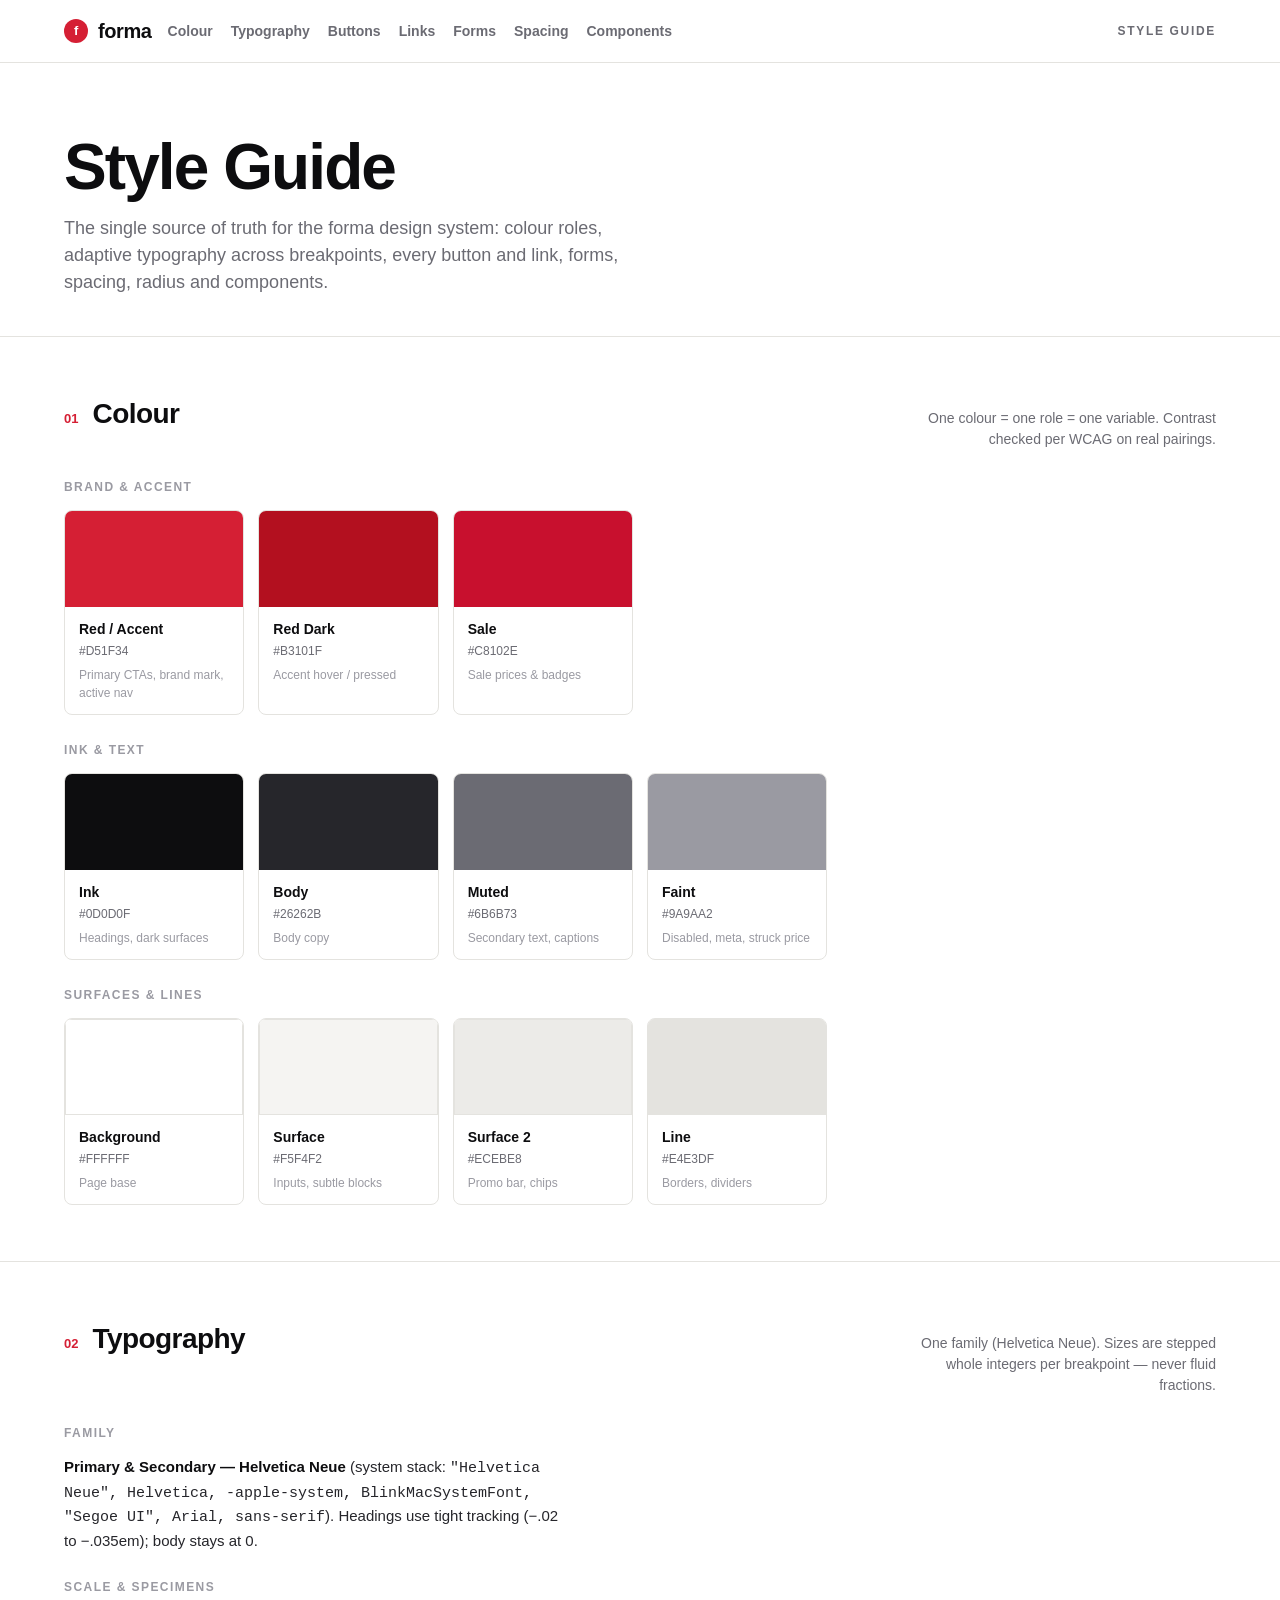
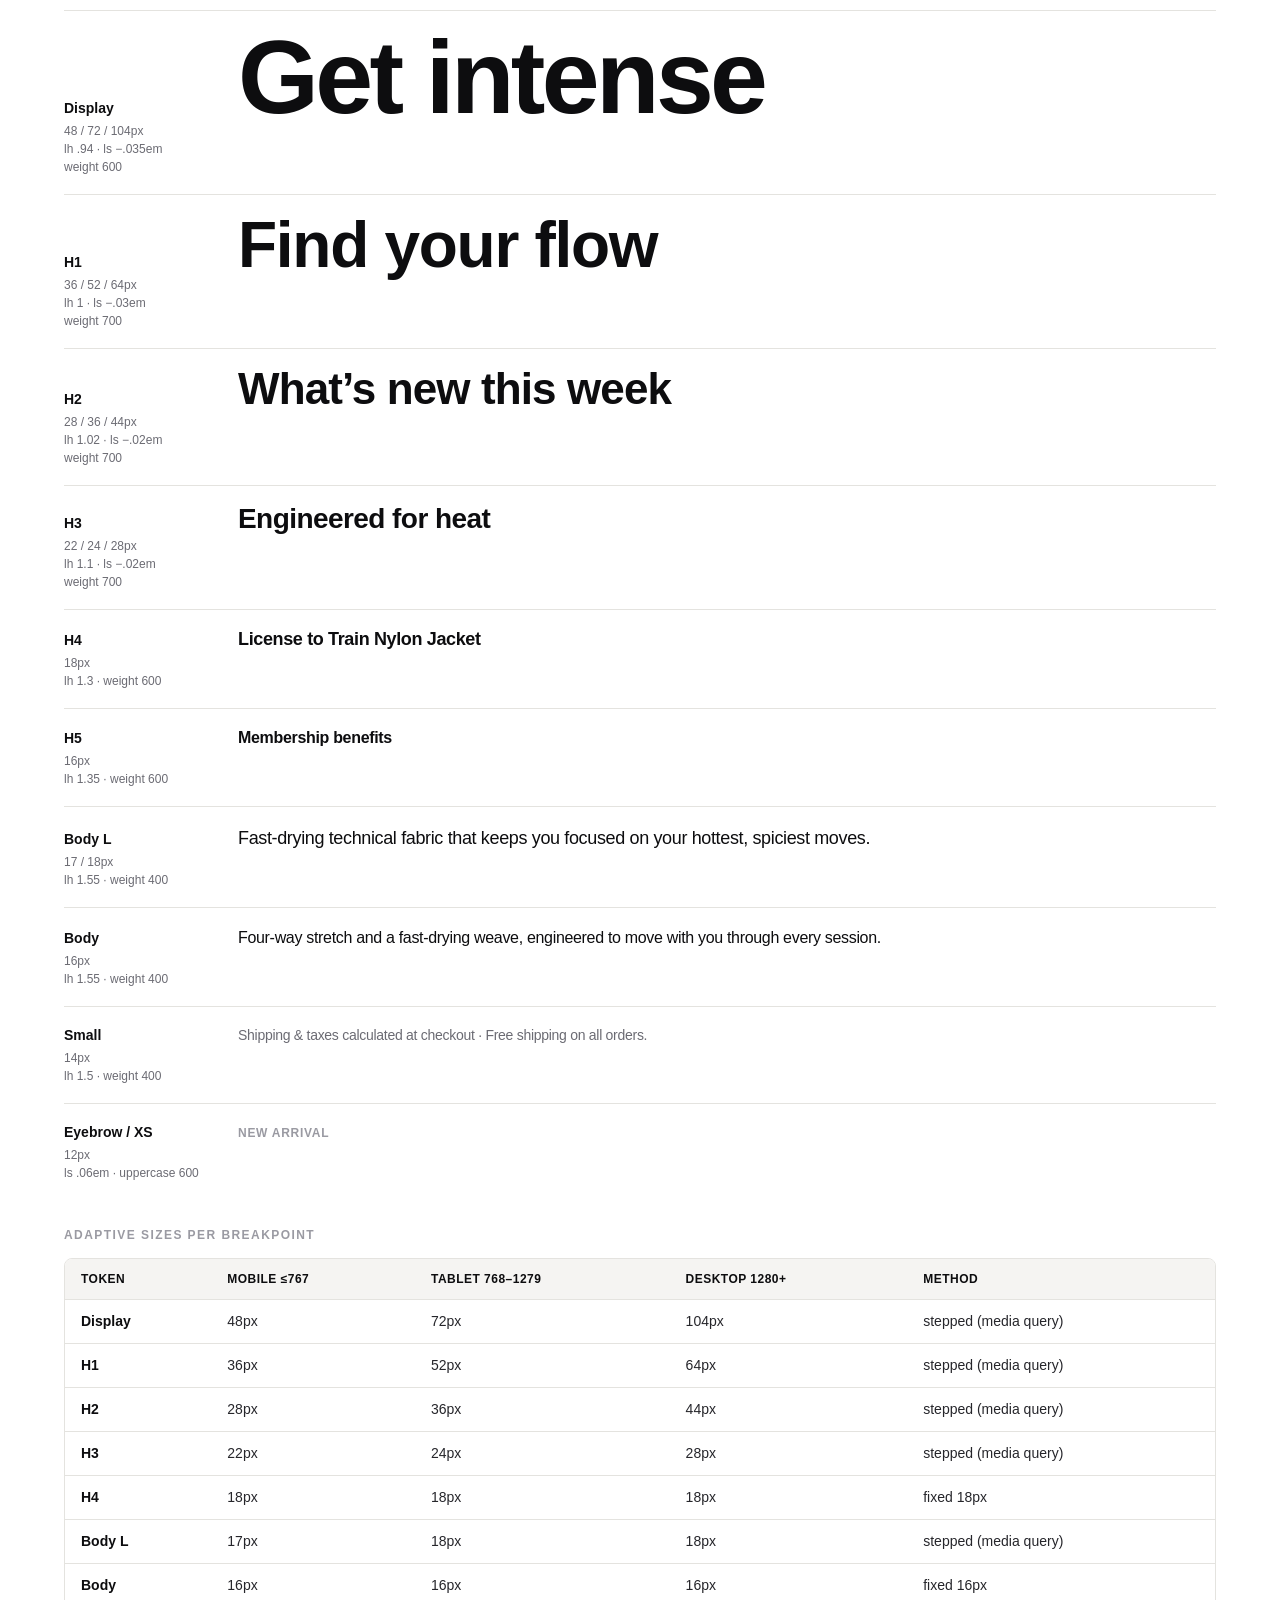
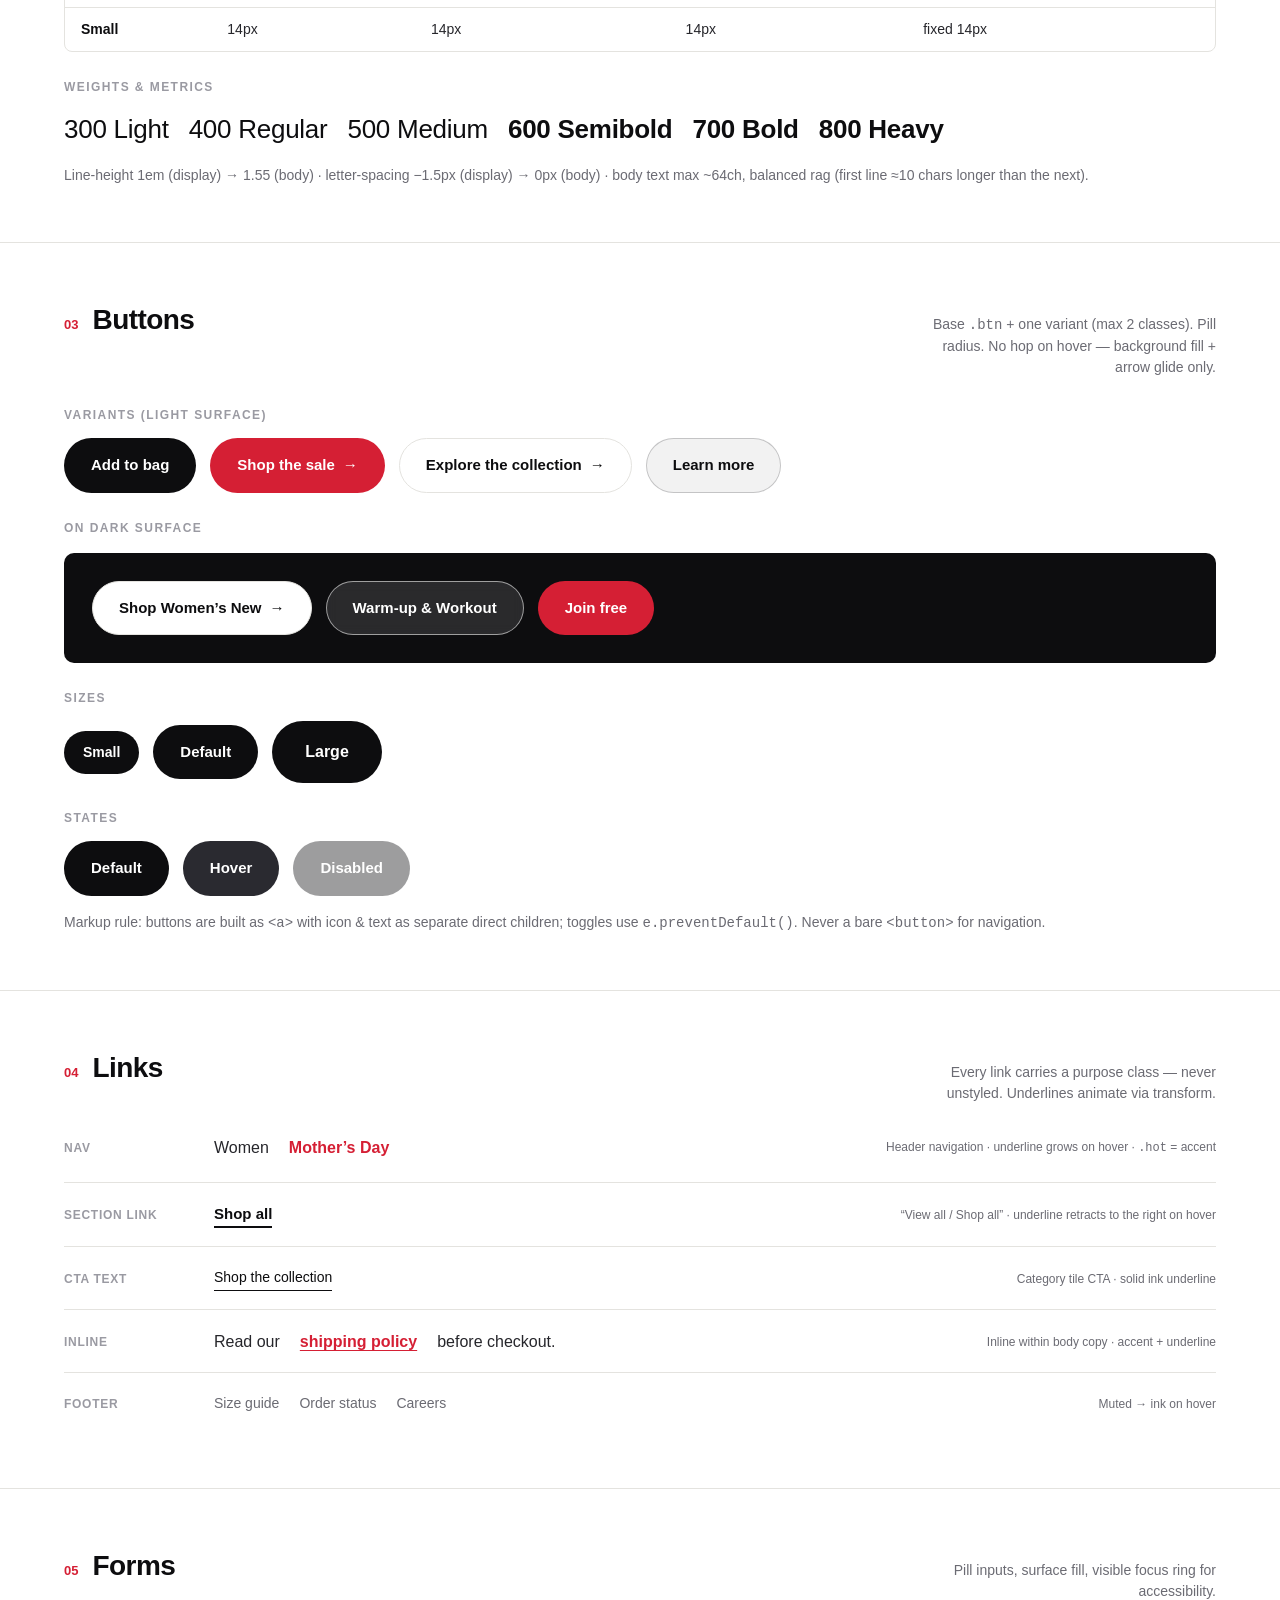
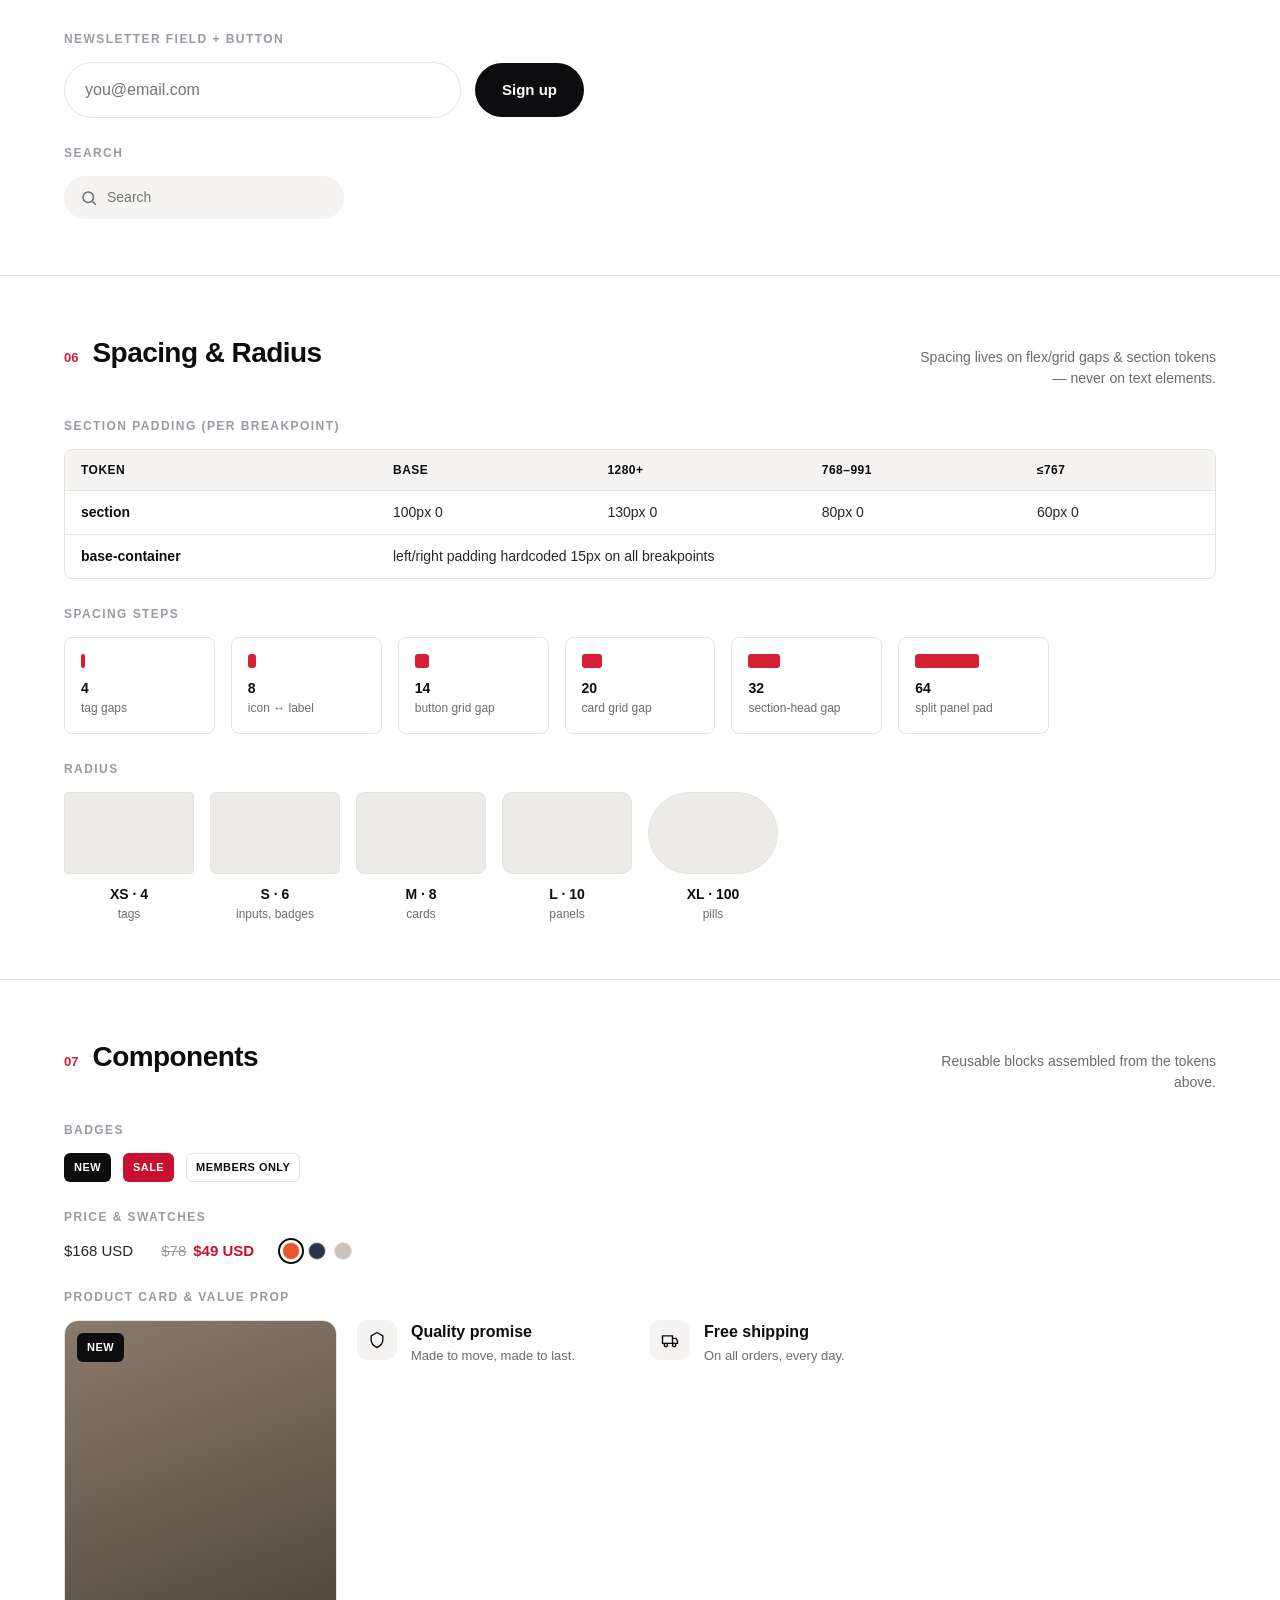
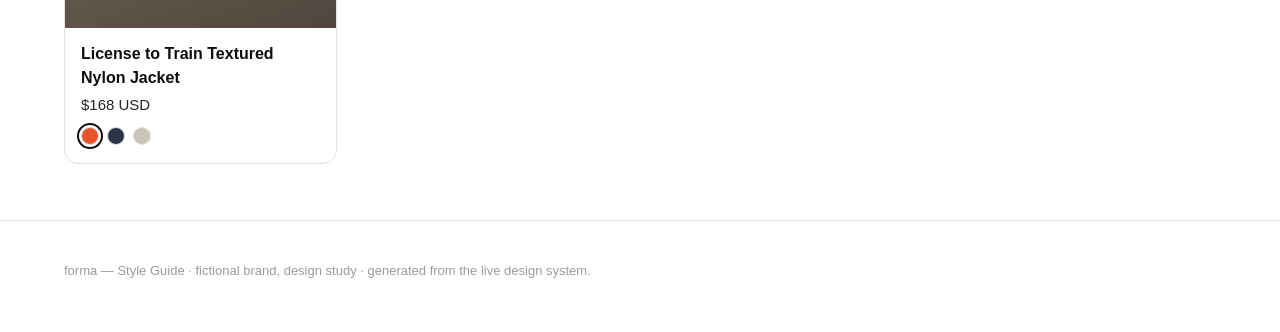
<file: demo-homepage/styleguide.html>
<!DOCTYPE html>
<html lang="en">
<head>
<meta charset="utf-8">
<meta name="viewport" content="width=device-width, initial-scale=1">
<title>Style Guide</title>
<style>
  :root{
    /* Colour roles */
    --ink:#0d0d0f; --body:#26262b; --muted:#6b6b73; --faint:#9a9aa2;
    --bg:#ffffff; --surface:#f5f4f2; --surface2:#ecebe8; --line:#e4e3df;
    --red:#d51f34; --red-dark:#b3101f; --sale:#c8102e;
    --sans:"Helvetica Neue",Helvetica,-apple-system,BlinkMacSystemFont,"Segoe UI",Arial,sans-serif;
    /* Radius scale */
    --r-xs:4px; --r-s:6px; --r-m:8px; --r-l:10px; --r-pill:100px; --radius:14px;
    /* Type scale -- stepped whole-integer sizes per breakpoint (no fluid fractions) */
    --t-display:48px;
    --t-h1:36px;
    --t-h2:28px;
    --t-h3:22px;
    --t-h4:18px;
    --t-h5:16px;
    --t-body-l:17px;
    --t-body:16px;
    --t-small:14px;
    --t-xs:12px;
  }
  @media(min-width:768px){:root{--t-display:72px;--t-h1:52px;--t-h2:36px;--t-h3:24px;--t-body-l:18px}}
  @media(min-width:1280px){:root{--t-display:104px;--t-h1:64px;--t-h2:44px;--t-h3:28px}}
  *{margin:0;padding:0;box-sizing:border-box}
  html{scroll-behavior:smooth}
  body{font-family:var(--sans);color:var(--body);background:var(--bg);-webkit-font-smoothing:antialiased;line-height:1.5}
  a{color:inherit;text-decoration:none}
  img{max-width:100%;display:block}
  .wrap{max-width:1200px;margin:0 auto;padding-left:24px;padding-right:24px}

  /* ---- Style-guide chrome ---- */
  .sg-top{position:sticky;top:0;z-index:20;background:rgba(255,255,255,.86);backdrop-filter:blur(10px);
    border-bottom:1px solid var(--line)}
  .sg-top .wrap{display:flex;align-items:center;gap:16px;height:62px}
  .sg-brand{display:flex;align-items:center;gap:10px;font-weight:800;font-size:20px;letter-spacing:-.02em;color:var(--ink)}
  .sg-brand .mark{width:24px;height:24px;border-radius:50%;background:var(--red);display:grid;place-items:center;color:#fff;font-size:13px;font-weight:800}
  .sg-tag{margin-left:auto;font-size:12px;letter-spacing:.14em;text-transform:uppercase;color:var(--muted);font-weight:600}
  .sg-nav{display:flex;gap:18px;flex-wrap:wrap;font-size:14px;font-weight:600}
  .sg-nav a{color:var(--muted);transition:color .2s}
  .sg-nav a:hover{color:var(--red)}

  .sg-hero{padding:72px 0 40px;border-bottom:1px solid var(--line)}
  .sg-hero h1{font-size:var(--t-h1);line-height:1;letter-spacing:-.03em;color:var(--ink);font-weight:700}
  .sg-hero p{margin-top:16px;max-width:56ch;font-size:var(--t-body-l);color:var(--muted);text-wrap:pretty}

  section.sg{padding:56px 0;border-bottom:1px solid var(--line)}
  .sg-head{display:flex;align-items:baseline;gap:14px;margin-bottom:28px}
  .sg-num{font-size:13px;font-weight:700;color:var(--red);font-variant-numeric:tabular-nums}
  .sg-head h2{font-size:var(--t-h3);letter-spacing:-.02em;color:var(--ink);font-weight:700}
  .sg-head .desc{margin-left:auto;max-width:38ch;font-size:var(--t-small);color:var(--muted);text-align:right}
  .sg-sub{font-size:12px;font-weight:700;letter-spacing:.12em;text-transform:uppercase;color:var(--faint);margin:26px 0 14px}

  /* ---- Colours ---- */
  .swatches{display:grid;grid-template-columns:repeat(auto-fill,minmax(180px,1fr));gap:14px}
  .sw-card{border:1px solid var(--line);border-radius:var(--r-m);overflow:hidden}
  .sw-chip{height:96px}
  .sw-meta{padding:12px 14px}
  .sw-meta .n{font-size:14px;font-weight:700;color:var(--ink)}
  .sw-meta .v{font-size:12px;color:var(--muted);font-variant-numeric:tabular-nums;margin-top:2px}
  .sw-meta .u{font-size:12px;color:var(--faint);margin-top:6px}
  .on-dark-chip{color:#fff}
  .border-chip{box-shadow:inset 0 0 0 1px var(--line)}

  /* ---- Type specimens ---- */
  .type-row{display:grid;grid-template-columns:150px 1fr;gap:24px;align-items:baseline;
    padding:18px 0;border-top:1px solid var(--line)}
  .type-row:first-of-type{border-top:0}
  .type-meta{font-size:12px;color:var(--muted);line-height:1.5}
  .type-meta b{display:block;color:var(--ink);font-size:14px;font-weight:700;margin-bottom:3px}
  .type-spec{color:var(--ink);letter-spacing:-.02em}
  .ts-display{font-size:var(--t-display);line-height:.94;font-weight:600;letter-spacing:-.035em}
  .ts-h1{font-size:var(--t-h1);line-height:1;font-weight:700}
  .ts-h2{font-size:var(--t-h2);line-height:1.02;font-weight:700}
  .ts-h3{font-size:var(--t-h3);line-height:1.1;font-weight:700}
  .ts-h4{font-size:var(--t-h4);line-height:1.3;font-weight:600}
  .ts-h5{font-size:var(--t-h5);line-height:1.35;font-weight:600}
  .ts-bodyl{font-size:var(--t-body-l);line-height:1.55;font-weight:400}
  .ts-body{font-size:var(--t-body);line-height:1.55;font-weight:400}
  .ts-small{font-size:var(--t-small);line-height:1.5;font-weight:400;color:var(--muted)}
  .ts-xs{font-size:var(--t-xs);line-height:1.45;font-weight:600;letter-spacing:.06em;text-transform:uppercase;color:var(--faint)}

  /* ---- Tables ---- */
  .tbl-scroll{overflow-x:auto;border:1px solid var(--line);border-radius:var(--r-m)}
  table{width:100%;border-collapse:collapse;font-size:14px;min-width:640px}
  th,td{text-align:left;padding:11px 16px;border-bottom:1px solid var(--line);white-space:nowrap}
  th{background:var(--surface);font-weight:700;color:var(--ink);font-size:12px;letter-spacing:.04em;text-transform:uppercase}
  td{color:var(--body);font-variant-numeric:tabular-nums}
  tr:last-child td{border-bottom:0}
  td.tok{font-weight:700;color:var(--ink)}
  .weights{display:flex;flex-wrap:wrap;gap:20px;align-items:baseline}
  .weights span{font-size:26px;color:var(--ink);letter-spacing:-.01em}

  /* ---- Buttons (forma system) ---- */
  .btn{display:inline-flex;align-items:center;justify-content:center;gap:8px;font-weight:600;font-size:15px;
    padding:15px 26px;border-radius:var(--r-pill);border:1.5px solid transparent;cursor:pointer;
    transition:background .25s,color .2s,border-color .2s;font-family:inherit}
  .btn-light{background:#fff;color:var(--ink);border-color:var(--line)}
  .btn-light:hover{background:#f0efec}
  .btn-dark{background:var(--ink);color:#fff}
  .btn-dark:hover{background:#2a2a30}
  .btn-red{background:var(--red);color:#fff}
  .btn-red:hover{background:var(--red-dark)}
  .btn-ghost{background:rgba(13,13,15,.05);color:var(--ink);border-color:rgba(13,13,15,.2)}
  .btn-ghost:hover{background:rgba(13,13,15,.1)}
  .btn-sm{padding:10px 18px;font-size:14px}
  .btn-lg{padding:18px 32px;font-size:16px}
  .arw{display:inline-block;transition:transform .35s ease}
  .btn:hover .arw{transform:translateX(6px)}
  .btn-grid{display:flex;flex-wrap:wrap;gap:14px;align-items:center}
  .on-dark-panel{background:var(--ink);border-radius:var(--r-l);padding:28px;margin-top:16px;display:flex;flex-wrap:wrap;gap:14px;align-items:center}
  .btn-glass{background:rgba(255,255,255,.12);color:#fff;border-color:rgba(255,255,255,.55);backdrop-filter:blur(6px)}
  .btn-glass:hover{background:rgba(255,255,255,.22)}

  /* ---- Links ---- */
  .link-list{display:grid;gap:20px}
  .link-line{display:flex;align-items:center;gap:20px;flex-wrap:wrap;padding-bottom:18px;border-bottom:1px solid var(--line)}
  .link-line:last-child{border-bottom:0}
  .link-line .label{width:130px;flex:none;font-size:12px;font-weight:700;letter-spacing:.06em;text-transform:uppercase;color:var(--faint)}
  .link-line .note{margin-left:auto;font-size:12px;color:var(--muted)}
  /* nav link */
  .l-nav{position:relative;font-size:16px;font-weight:500;color:var(--body);padding:4px 0}
  .l-nav .u{position:absolute;left:0;bottom:0;height:2px;width:100%;background:currentColor;transform:scaleX(0);transform-origin:left;transition:transform .3s ease}
  .l-nav:hover{color:var(--ink)}
  .l-nav:hover .u{transform:scaleX(1)}
  .l-nav.hot{color:var(--red);font-weight:600}
  /* section link with arrow-underline */
  .l-more{position:relative;font-weight:600;font-size:15px;color:var(--ink);padding-bottom:3px}
  .l-more .u{position:absolute;left:0;bottom:0;height:2px;width:100%;background:var(--ink);transform-origin:right;transition:transform .3s ease}
  .l-more:hover .u{transform:scaleX(0)}
  /* inline text link */
  .l-inline{color:var(--red);font-weight:600;text-decoration:underline;text-underline-offset:3px}
  .l-inline:hover{color:var(--red-dark)}
  /* footer link */
  .l-foot{color:var(--muted);font-size:14px;transition:color .2s,transform .2s}
  .l-foot:hover{color:var(--ink)}
  /* cta text link */
  .l-cta{font-size:14px;color:var(--ink);border-bottom:1.5px solid var(--ink);padding-bottom:2px}

  /* ---- Forms ---- */
  .form-row{display:flex;flex-wrap:wrap;gap:14px;align-items:center}
  .field{flex:1;min-width:220px;padding:15px 20px;border:1.5px solid var(--line);border-radius:var(--r-pill);
    font:inherit;color:var(--ink);outline:2px solid transparent;outline-offset:2px;transition:border-color .2s,outline-color .2s}
  .field:focus{border-color:var(--ink);outline-color:rgba(13,13,15,.15)}
  .search{display:flex;align-items:center;gap:9px;background:var(--surface);border-radius:var(--r-pill);padding:11px 16px;width:280px;color:var(--muted);font-size:14px}
  .search input{border:0;background:none;outline:none;font:inherit;color:var(--ink);width:100%}
  .search svg{flex:none}

  /* ---- Spacing & radius ---- */
  .scale-grid{display:grid;grid-template-columns:repeat(auto-fill,minmax(150px,1fr));gap:16px}
  .scale-card{border:1px solid var(--line);border-radius:var(--r-m);padding:16px;font-size:12px;color:var(--muted)}
  .scale-card .bar{height:14px;background:var(--red);border-radius:3px;margin-bottom:10px}
  .scale-card b{color:var(--ink);font-size:14px;display:block}
  .radius-grid{display:grid;grid-template-columns:repeat(auto-fill,minmax(120px,1fr));gap:16px}
  .radius-card{text-align:center;font-size:12px;color:var(--muted)}
  .radius-box{height:82px;background:var(--surface2);border:1px solid var(--line);margin-bottom:10px}
  .radius-card b{color:var(--ink);display:block;font-size:14px}

  /* ---- Components ---- */
  .comp-grid{display:grid;grid-template-columns:repeat(auto-fill,minmax(230px,1fr));gap:20px}
  .badge{display:inline-block;background:#fff;font-size:11px;font-weight:700;letter-spacing:.04em;text-transform:uppercase;padding:5px 9px;border-radius:var(--r-s);color:var(--ink);border:1px solid var(--line)}
  .badge.sale{background:var(--sale);color:#fff;border-color:transparent}
  .badge.new{background:var(--ink);color:#fff;border-color:transparent}
  .chips{display:flex;gap:12px;flex-wrap:wrap;align-items:center}
  .swatch-dots{display:flex;gap:8px}
  .swd{width:18px;height:18px;border-radius:50%;border:1px solid var(--line);cursor:pointer}
  .swd.on{outline:2px solid var(--ink);outline-offset:2px}
  .price{font-size:15px}
  .price .was{color:var(--faint);text-decoration:line-through;margin-right:7px}
  .price .now{color:var(--sale);font-weight:600}
  .card-demo{border:1px solid var(--line);border-radius:var(--radius);overflow:hidden}
  .card-demo .ph{aspect-ratio:3/3.4;background:linear-gradient(160deg,#8a7a6b,#4f463d);position:relative}
  .card-demo .ph .badge{position:absolute;top:12px;left:12px}
  .card-demo .cbody{padding:14px 16px 18px}
  .card-demo h4{font-size:16px;color:var(--ink);font-weight:600}
  .val{display:flex;gap:14px;align-items:flex-start}
  .val .vic{width:40px;height:40px;flex:none;border-radius:var(--r-l);background:var(--surface);display:grid;place-items:center;color:var(--ink)}
  .val h4{font-size:16px;color:var(--ink);font-weight:700}
  .val p{font-size:13px;color:var(--muted);margin-top:2px}

  footer.sg-foot{padding:40px 0 60px}
  .sg-foot p{font-size:13px;color:var(--faint)}

  @media(max-width:640px){
    .type-row{grid-template-columns:1fr;gap:8px}
    .sg-head{flex-direction:column;gap:6px}
    .sg-head .desc{margin-left:0;text-align:left}
    .sg-nav{display:none}
  }
</style>
</head>
<body>

<div class="sg-top">
  <div class="wrap">
    <span class="sg-brand"><span class="mark">f</span>forma</span>
    <nav class="sg-nav">
      <a href="#colour">Colour</a><a href="#type">Typography</a><a href="#buttons">Buttons</a>
      <a href="#links">Links</a><a href="#forms">Forms</a><a href="#space">Spacing</a><a href="#components">Components</a>
    </nav>
    <span class="sg-tag">Style Guide</span>
  </div>
</div>

<header class="sg-hero">
  <div class="wrap">
    <h1>Style Guide</h1>
    <p>The single source of truth for the forma design system: colour roles, adaptive typography across
      breakpoints, every button and link, forms, spacing, radius and components.</p>
  </div>
</header>

<!-- COLOUR -->
<section class="sg" id="colour">
  <div class="wrap">
    <div class="sg-head"><span class="sg-num">01</span><h2>Colour</h2>
      <span class="desc">One colour = one role = one variable. Contrast checked per WCAG on real pairings.</span></div>

    <div class="sg-sub">Brand &amp; accent</div>
    <div class="swatches">
      <div class="sw-card"><div class="sw-chip" style="background:var(--red)"></div><div class="sw-meta"><div class="n">Red / Accent</div><div class="v">#D51F34</div><div class="u">Primary CTAs, brand mark, active nav</div></div></div>
      <div class="sw-card"><div class="sw-chip" style="background:var(--red-dark)"></div><div class="sw-meta"><div class="n">Red Dark</div><div class="v">#B3101F</div><div class="u">Accent hover / pressed</div></div></div>
      <div class="sw-card"><div class="sw-chip" style="background:var(--sale)"></div><div class="sw-meta"><div class="n">Sale</div><div class="v">#C8102E</div><div class="u">Sale prices &amp; badges</div></div></div>
    </div>

    <div class="sg-sub">Ink &amp; text</div>
    <div class="swatches">
      <div class="sw-card"><div class="sw-chip" style="background:var(--ink)"></div><div class="sw-meta"><div class="n">Ink</div><div class="v">#0D0D0F</div><div class="u">Headings, dark surfaces</div></div></div>
      <div class="sw-card"><div class="sw-chip" style="background:var(--body)"></div><div class="sw-meta"><div class="n">Body</div><div class="v">#26262B</div><div class="u">Body copy</div></div></div>
      <div class="sw-card"><div class="sw-chip" style="background:var(--muted)"></div><div class="sw-meta"><div class="n">Muted</div><div class="v">#6B6B73</div><div class="u">Secondary text, captions</div></div></div>
      <div class="sw-card"><div class="sw-chip" style="background:var(--faint)"></div><div class="sw-meta"><div class="n">Faint</div><div class="v">#9A9AA2</div><div class="u">Disabled, meta, struck price</div></div></div>
    </div>

    <div class="sg-sub">Surfaces &amp; lines</div>
    <div class="swatches">
      <div class="sw-card"><div class="sw-chip border-chip" style="background:var(--bg)"></div><div class="sw-meta"><div class="n">Background</div><div class="v">#FFFFFF</div><div class="u">Page base</div></div></div>
      <div class="sw-card"><div class="sw-chip border-chip" style="background:var(--surface)"></div><div class="sw-meta"><div class="n">Surface</div><div class="v">#F5F4F2</div><div class="u">Inputs, subtle blocks</div></div></div>
      <div class="sw-card"><div class="sw-chip border-chip" style="background:var(--surface2)"></div><div class="sw-meta"><div class="n">Surface 2</div><div class="v">#ECEBE8</div><div class="u">Promo bar, chips</div></div></div>
      <div class="sw-card"><div class="sw-chip border-chip" style="background:var(--line)"></div><div class="sw-meta"><div class="n">Line</div><div class="v">#E4E3DF</div><div class="u">Borders, dividers</div></div></div>
    </div>
  </div>
</section>

<!-- TYPOGRAPHY -->
<section class="sg" id="type">
  <div class="wrap">
    <div class="sg-head"><span class="sg-num">02</span><h2>Typography</h2>
      <span class="desc">One family (Helvetica Neue). Sizes are stepped whole integers per breakpoint &mdash; never fluid fractions.</span></div>

    <div class="sg-sub">Family</div>
    <p style="font-size:15px;color:var(--body);max-width:60ch">
      <b style="color:var(--ink)">Primary &amp; Secondary &mdash; Helvetica Neue</b> (system stack:
      <code>"Helvetica Neue", Helvetica, -apple-system, BlinkMacSystemFont, "Segoe UI", Arial, sans-serif</code>).
      Headings use tight tracking (&minus;.02 to &minus;.035em); body stays at 0.
    </p>

    <div class="sg-sub">Scale &amp; specimens</div>
    <div class="type-row"><div class="type-meta"><b>Display</b>48 / 72 / 104px<br>lh .94 &middot; ls &minus;.035em<br>weight 600</div><div class="type-spec ts-display">Get intense</div></div>
    <div class="type-row"><div class="type-meta"><b>H1</b>36 / 52 / 64px<br>lh 1 &middot; ls &minus;.03em<br>weight 700</div><div class="type-spec ts-h1">Find your flow</div></div>
    <div class="type-row"><div class="type-meta"><b>H2</b>28 / 36 / 44px<br>lh 1.02 &middot; ls &minus;.02em<br>weight 700</div><div class="type-spec ts-h2">What&rsquo;s new this week</div></div>
    <div class="type-row"><div class="type-meta"><b>H3</b>22 / 24 / 28px<br>lh 1.1 &middot; ls &minus;.02em<br>weight 700</div><div class="type-spec ts-h3">Engineered for heat</div></div>
    <div class="type-row"><div class="type-meta"><b>H4</b>18px<br>lh 1.3 &middot; weight 600</div><div class="type-spec ts-h4">License to Train Nylon Jacket</div></div>
    <div class="type-row"><div class="type-meta"><b>H5</b>16px<br>lh 1.35 &middot; weight 600</div><div class="type-spec ts-h5">Membership benefits</div></div>
    <div class="type-row"><div class="type-meta"><b>Body L</b>17 / 18px<br>lh 1.55 &middot; weight 400</div><div class="type-spec ts-bodyl">Fast-drying technical fabric that keeps you focused on your hottest, spiciest moves.</div></div>
    <div class="type-row"><div class="type-meta"><b>Body</b>16px<br>lh 1.55 &middot; weight 400</div><div class="type-spec ts-body">Four-way stretch and a fast-drying weave, engineered to move with you through every session.</div></div>
    <div class="type-row"><div class="type-meta"><b>Small</b>14px<br>lh 1.5 &middot; weight 400</div><div class="type-spec ts-small">Shipping &amp; taxes calculated at checkout &middot; Free shipping on all orders.</div></div>
    <div class="type-row"><div class="type-meta"><b>Eyebrow / XS</b>12px<br>ls .06em &middot; uppercase 600</div><div class="type-spec ts-xs">New arrival</div></div>

    <div class="sg-sub">Adaptive sizes per breakpoint</div>
    <div class="tbl-scroll">
      <table>
        <thead><tr><th>Token</th><th>Mobile &le;767</th><th>Tablet 768&ndash;1279</th><th>Desktop 1280+</th><th>Method</th></tr></thead>
        <tbody>
          <tr><td class="tok">Display</td><td>48px</td><td>72px</td><td>104px</td><td>stepped (media query)</td></tr>
          <tr><td class="tok">H1</td><td>36px</td><td>52px</td><td>64px</td><td>stepped (media query)</td></tr>
          <tr><td class="tok">H2</td><td>28px</td><td>36px</td><td>44px</td><td>stepped (media query)</td></tr>
          <tr><td class="tok">H3</td><td>22px</td><td>24px</td><td>28px</td><td>stepped (media query)</td></tr>
          <tr><td class="tok">H4</td><td>18px</td><td>18px</td><td>18px</td><td>fixed 18px</td></tr>
          <tr><td class="tok">Body L</td><td>17px</td><td>18px</td><td>18px</td><td>stepped (media query)</td></tr>
          <tr><td class="tok">Body</td><td>16px</td><td>16px</td><td>16px</td><td>fixed 16px</td></tr>
          <tr><td class="tok">Small</td><td>14px</td><td>14px</td><td>14px</td><td>fixed 14px</td></tr>
        </tbody>
      </table>
    </div>

    <div class="sg-sub">Weights &amp; metrics</div>
    <div class="weights">
      <span style="font-weight:300">300 Light</span>
      <span style="font-weight:400">400 Regular</span>
      <span style="font-weight:500">500 Medium</span>
      <span style="font-weight:600">600 Semibold</span>
      <span style="font-weight:700">700 Bold</span>
      <span style="font-weight:800">800 Heavy</span>
    </div>
    <p style="margin-top:16px;font-size:14px;color:var(--muted)">Line-height 1em (display) &rarr; 1.55 (body) &middot; letter-spacing &minus;1.5px (display) &rarr; 0px (body) &middot; body text max ~64ch, balanced rag (first line &asymp;10 chars longer than the next).</p>
  </div>
</section>

<!-- BUTTONS -->
<section class="sg" id="buttons">
  <div class="wrap">
    <div class="sg-head"><span class="sg-num">03</span><h2>Buttons</h2>
      <span class="desc">Base <code>.btn</code> + one variant (max 2 classes). Pill radius. No hop on hover &mdash; background fill + arrow glide only.</span></div>

    <div class="sg-sub">Variants (light surface)</div>
    <div class="btn-grid">
      <a class="btn btn-dark" href="#">Add to bag</a>
      <a class="btn btn-red" href="#">Shop the sale <span class="arw">&rarr;</span></a>
      <a class="btn btn-light" href="#">Explore the collection <span class="arw">&rarr;</span></a>
      <a class="btn btn-ghost" href="#">Learn more</a>
    </div>

    <div class="sg-sub">On dark surface</div>
    <div class="on-dark-panel">
      <a class="btn btn-light" href="#">Shop Women&rsquo;s New <span class="arw">&rarr;</span></a>
      <a class="btn btn-glass" href="#">Warm-up &amp; Workout</a>
      <a class="btn btn-red" href="#">Join free</a>
    </div>

    <div class="sg-sub">Sizes</div>
    <div class="btn-grid">
      <a class="btn btn-dark btn-sm" href="#">Small</a>
      <a class="btn btn-dark" href="#">Default</a>
      <a class="btn btn-dark btn-lg" href="#">Large</a>
    </div>

    <div class="sg-sub">States</div>
    <div class="btn-grid">
      <a class="btn btn-dark" href="#">Default</a>
      <a class="btn btn-dark" href="#" style="background:#2a2a30">Hover</a>
      <a class="btn btn-dark" href="#" style="opacity:.4;pointer-events:none">Disabled</a>
    </div>
    <p style="margin-top:16px;font-size:14px;color:var(--muted)">Markup rule: buttons are built as <code>&lt;a&gt;</code> with icon &amp; text as separate direct children; toggles use <code>e.preventDefault()</code>. Never a bare <code>&lt;button&gt;</code> for navigation.</p>
  </div>
</section>

<!-- LINKS -->
<section class="sg" id="links">
  <div class="wrap">
    <div class="sg-head"><span class="sg-num">04</span><h2>Links</h2>
      <span class="desc">Every link carries a purpose class &mdash; never unstyled. Underlines animate via transform.</span></div>

    <div class="link-list">
      <div class="link-line"><span class="label">Nav</span><a class="l-nav" href="#">Women<span class="u"></span></a><a class="l-nav hot" href="#">Mother&rsquo;s Day<span class="u"></span></a><span class="note">Header navigation &middot; underline grows on hover &middot; <code>.hot</code> = accent</span></div>
      <div class="link-line"><span class="label">Section link</span><a class="l-more" href="#">Shop all<span class="u"></span></a><span class="note">&ldquo;View all / Shop all&rdquo; &middot; underline retracts to the right on hover</span></div>
      <div class="link-line"><span class="label">CTA text</span><a class="l-cta" href="#">Shop the collection</a><span class="note">Category tile CTA &middot; solid ink underline</span></div>
      <div class="link-line"><span class="label">Inline</span>Read our <a class="l-inline" href="#">shipping policy</a> before checkout.<span class="note">Inline within body copy &middot; accent + underline</span></div>
      <div class="link-line"><span class="label">Footer</span><a class="l-foot" href="#">Size guide</a><a class="l-foot" href="#">Order status</a><a class="l-foot" href="#">Careers</a><span class="note">Muted &rarr; ink on hover</span></div>
    </div>
  </div>
</section>

<!-- FORMS -->
<section class="sg" id="forms">
  <div class="wrap">
    <div class="sg-head"><span class="sg-num">05</span><h2>Forms</h2>
      <span class="desc">Pill inputs, surface fill, visible focus ring for accessibility.</span></div>

    <div class="sg-sub">Newsletter field + button</div>
    <div class="form-row" style="max-width:520px">
      <input class="field" type="email" placeholder="you@email.com" aria-label="Email">
      <a class="btn btn-dark" href="#">Sign up</a>
    </div>

    <div class="sg-sub">Search</div>
    <label class="search">
      <svg width="18" height="18" viewBox="0 0 24 24" fill="none" stroke="currentColor" stroke-width="2"><circle cx="11" cy="11" r="7"/><path d="m21 21-4.3-4.3"/></svg>
      <input placeholder="Search">
    </label>
  </div>
</section>

<!-- SPACING & RADIUS -->
<section class="sg" id="space">
  <div class="wrap">
    <div class="sg-head"><span class="sg-num">06</span><h2>Spacing &amp; Radius</h2>
      <span class="desc">Spacing lives on flex/grid gaps &amp; section tokens &mdash; never on text elements.</span></div>

    <div class="sg-sub">Section padding (per breakpoint)</div>
    <div class="tbl-scroll">
      <table>
        <thead><tr><th>Token</th><th>Base</th><th>1280+</th><th>768&ndash;991</th><th>&le;767</th></tr></thead>
        <tbody>
          <tr><td class="tok">section</td><td>100px 0</td><td>130px 0</td><td>80px 0</td><td>60px 0</td></tr>
          <tr><td class="tok">base-container</td><td colspan="4">left/right padding hardcoded 15px on all breakpoints</td></tr>
        </tbody>
      </table>
    </div>

    <div class="sg-sub">Spacing steps</div>
    <div class="scale-grid">
      <div class="scale-card"><div class="bar" style="width:4px"></div><b>4</b> tag gaps</div>
      <div class="scale-card"><div class="bar" style="width:8px"></div><b>8</b> icon &harr; label</div>
      <div class="scale-card"><div class="bar" style="width:14px"></div><b>14</b> button grid gap</div>
      <div class="scale-card"><div class="bar" style="width:20px"></div><b>20</b> card grid gap</div>
      <div class="scale-card"><div class="bar" style="width:32px"></div><b>32</b> section-head gap</div>
      <div class="scale-card"><div class="bar" style="width:64px"></div><b>64</b> split panel pad</div>
    </div>

    <div class="sg-sub">Radius</div>
    <div class="radius-grid">
      <div class="radius-card"><div class="radius-box" style="border-radius:var(--r-xs)"></div><b>XS &middot; 4</b>tags</div>
      <div class="radius-card"><div class="radius-box" style="border-radius:var(--r-s)"></div><b>S &middot; 6</b>inputs, badges</div>
      <div class="radius-card"><div class="radius-box" style="border-radius:var(--r-m)"></div><b>M &middot; 8</b>cards</div>
      <div class="radius-card"><div class="radius-box" style="border-radius:var(--r-l)"></div><b>L &middot; 10</b>panels</div>
      <div class="radius-card"><div class="radius-box" style="border-radius:var(--r-pill)"></div><b>XL &middot; 100</b>pills</div>
    </div>
  </div>
</section>

<!-- COMPONENTS -->
<section class="sg" id="components">
  <div class="wrap">
    <div class="sg-head"><span class="sg-num">07</span><h2>Components</h2>
      <span class="desc">Reusable blocks assembled from the tokens above.</span></div>

    <div class="sg-sub">Badges</div>
    <div class="chips"><span class="badge new">New</span><span class="badge sale">Sale</span><span class="badge">Members only</span></div>

    <div class="sg-sub">Price &amp; swatches</div>
    <div class="chips" style="gap:28px">
      <span class="price">$168 USD</span>
      <span class="price"><span class="was">$78</span><span class="now">$49 USD</span></span>
      <span class="swatch-dots"><span class="swd on" style="background:#e8542b"></span><span class="swd" style="background:#2a3446"></span><span class="swd" style="background:#c9c3b8"></span></span>
    </div>

    <div class="sg-sub">Product card &amp; value prop</div>
    <div class="comp-grid">
      <div class="card-demo">
        <div class="ph"><span class="badge new">New</span></div>
        <div class="cbody"><h4>License to Train Textured Nylon Jacket</h4><div class="price" style="margin-top:4px">$168 USD</div>
          <span class="swatch-dots" style="margin-top:10px"><span class="swd on" style="background:#e8542b"></span><span class="swd" style="background:#2a3446"></span><span class="swd" style="background:#c9c3b8"></span></span></div>
      </div>
      <div class="val">
        <span class="vic"><svg width="20" height="20" viewBox="0 0 24 24" fill="none" stroke="currentColor" stroke-width="1.7"><path d="M12 3l7 4v5c0 5-3 7-7 9-4-2-7-4-7-9V7z"/></svg></span>
        <div><h4>Quality promise</h4><p>Made to move, made to last.</p></div>
      </div>
      <div class="val">
        <span class="vic"><svg width="20" height="20" viewBox="0 0 24 24" fill="none" stroke="currentColor" stroke-width="1.7"><path d="M3 7h12v9H3zM15 10h4l2 3v3h-6"/><circle cx="7" cy="18" r="2"/><circle cx="17" cy="18" r="2"/></svg></span>
        <div><h4>Free shipping</h4><p>On all orders, every day.</p></div>
      </div>
    </div>
  </div>
</section>

<footer class="sg-foot">
  <div class="wrap">
    <p>forma &mdash; Style Guide &middot; fictional brand, design study &middot; generated from the live design system.</p>
  </div>
</footer>

</body>
</html>
</file>
